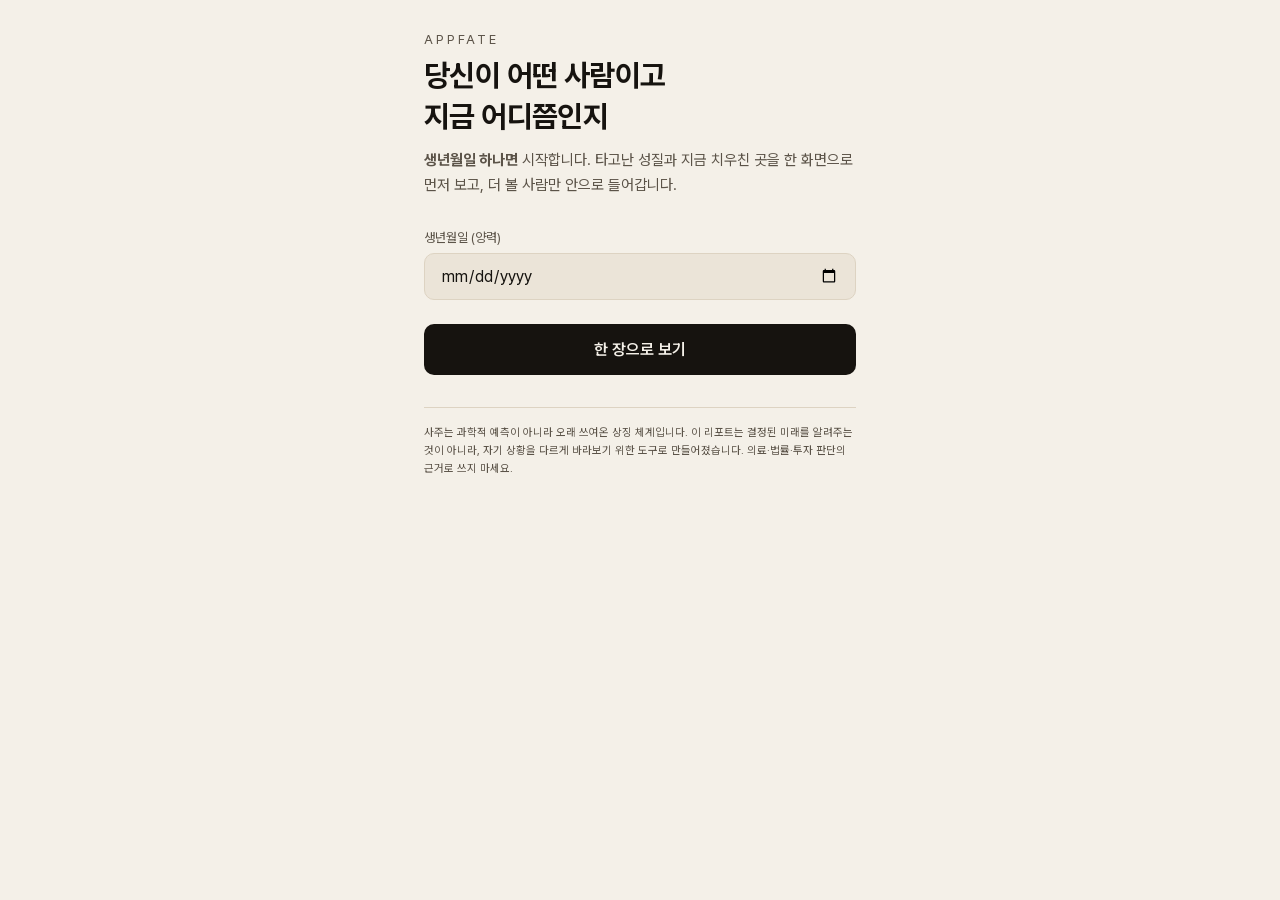
<file: index.html>
<!DOCTYPE html><!--GvSSei__V0WjhlG8z1Jg0--><html lang="ko"><head><meta charSet="utf-8"/><meta name="viewport" content="width=device-width, initial-scale=1"/><link rel="stylesheet" href="/_next/static/css/42010615ab11380f.css" data-precedence="next"/><link rel="preload" as="script" fetchPriority="low" href="/_next/static/chunks/webpack-228d0a34a7e6e9b6.js"/><script src="/_next/static/chunks/3e233a70-225811ab795770fb.js" async=""></script><script src="/_next/static/chunks/342-36321e200bce692f.js" async=""></script><script src="/_next/static/chunks/main-app-82ea4c746180192b.js" async=""></script><script src="/_next/static/chunks/app/page-060d2f384f731e79.js" async=""></script><title>appFate — 나를 읽는 카드</title><meta name="description" content="생년월일·시각·출생지로 사주 원국을 세우고, 타고난 것과 10년 단위로 흐르는 구간을 카드로 펼칩니다. 그렇게 판단한 계산 근거까지 같이 봅니다."/><meta property="og:title" content="appFate — 나를 읽는 카드"/><meta property="og:description" content="생년월일·시각·출생지로 사주 원국을 세우고, 타고난 것과 10년 단위로 흐르는 구간을 카드로 펼칩니다. 그렇게 판단한 계산 근거까지 같이 봅니다."/><meta property="og:site_name" content="appFate"/><meta property="og:locale" content="ko_KR"/><meta property="og:type" content="website"/><meta name="twitter:card" content="summary"/><meta name="twitter:title" content="appFate — 나를 읽는 카드"/><meta name="twitter:description" content="생년월일·시각·출생지로 사주 원국을 세우고, 타고난 것과 10년 단위로 흐르는 구간을 카드로 펼칩니다. 그렇게 판단한 계산 근거까지 같이 봅니다."/><script src="/_next/static/chunks/polyfills-42372ed130431b0a.js" noModule=""></script></head><body><div hidden=""><!--$--><!--/$--></div><main class="wrap"><div class="brand">appFate</div><h1 class="title">당신이 어떤 사람이고<br/>지금 어디쯤인지</h1><p class="lede"><b>생년월일 하나면</b> 시작합니다. 타고난 성질과 지금 치우친 곳을 한 화면으로 먼저 보고, 더 볼 사람만 안으로 들어갑니다.</p><form><label>생년월일 (양력)<input type="date" min="1900-01-01" max="2100-12-31" required="" value=""/></label><button class="primary" type="submit">한 장으로 보기</button></form><p class="disclaimer">사주는 과학적 예측이 아니라 오래 쓰여온 상징 체계입니다. 이 리포트는 결정된 미래를 알려주는 것이 아니라, 자기 상황을 다르게 바라보기 위한 도구로 만들어졌습니다. 의료·법률·투자 판단의 근거로 쓰지 마세요.</p></main><!--$--><!--/$--><script src="/_next/static/chunks/webpack-228d0a34a7e6e9b6.js" id="_R_" async=""></script><script>(self.__next_f=self.__next_f||[]).push([0])</script><script>self.__next_f.push([1,"1:\"$Sreact.fragment\"\n2:I[8769,[],\"\"]\n3:I[8725,[],\"\"]\n4:I[7544,[],\"ClientPageRoot\"]\n5:I[4320,[\"974\",\"static/chunks/app/page-060d2f384f731e79.js\"],\"default\"]\n8:I[8100,[],\"OutletBoundary\"]\na:I[9149,[],\"AsyncMetadataOutlet\"]\nc:I[8100,[],\"ViewportBoundary\"]\ne:I[8100,[],\"MetadataBoundary\"]\nf:\"$Sreact.suspense\"\n11:I[8803,[],\"\"]\n:HL[\"/_next/static/css/42010615ab11380f.css\",\"style\"]\n"])</script><script>self.__next_f.push([1,"0:{\"P\":null,\"b\":\"GvSSei-_V0WjhlG8z1Jg0\",\"p\":\"\",\"c\":[\"\",\"\"],\"i\":false,\"f\":[[[\"\",{\"children\":[\"__PAGE__\",{}]},\"$undefined\",\"$undefined\",true],[\"\",[\"$\",\"$1\",\"c\",{\"children\":[[[\"$\",\"link\",\"0\",{\"rel\":\"stylesheet\",\"href\":\"/_next/static/css/42010615ab11380f.css\",\"precedence\":\"next\",\"crossOrigin\":\"$undefined\",\"nonce\":\"$undefined\"}]],[\"$\",\"html\",null,{\"lang\":\"ko\",\"children\":[\"$\",\"body\",null,{\"children\":[\"$\",\"$L2\",null,{\"parallelRouterKey\":\"children\",\"error\":\"$undefined\",\"errorStyles\":\"$undefined\",\"errorScripts\":\"$undefined\",\"template\":[\"$\",\"$L3\",null,{}],\"templateStyles\":\"$undefined\",\"templateScripts\":\"$undefined\",\"notFound\":[[[\"$\",\"title\",null,{\"children\":\"404: This page could not be found.\"}],[\"$\",\"div\",null,{\"style\":{\"fontFamily\":\"system-ui,\\\"Segoe UI\\\",Roboto,Helvetica,Arial,sans-serif,\\\"Apple Color Emoji\\\",\\\"Segoe UI Emoji\\\"\",\"height\":\"100vh\",\"textAlign\":\"center\",\"display\":\"flex\",\"flexDirection\":\"column\",\"alignItems\":\"center\",\"justifyContent\":\"center\"},\"children\":[\"$\",\"div\",null,{\"children\":[[\"$\",\"style\",null,{\"dangerouslySetInnerHTML\":{\"__html\":\"body{color:#000;background:#fff;margin:0}.next-error-h1{border-right:1px solid rgba(0,0,0,.3)}@media (prefers-color-scheme:dark){body{color:#fff;background:#000}.next-error-h1{border-right:1px solid rgba(255,255,255,.3)}}\"}}],[\"$\",\"h1\",null,{\"className\":\"next-error-h1\",\"style\":{\"display\":\"inline-block\",\"margin\":\"0 20px 0 0\",\"padding\":\"0 23px 0 0\",\"fontSize\":24,\"fontWeight\":500,\"verticalAlign\":\"top\",\"lineHeight\":\"49px\"},\"children\":404}],[\"$\",\"div\",null,{\"style\":{\"display\":\"inline-block\"},\"children\":[\"$\",\"h2\",null,{\"style\":{\"fontSize\":14,\"fontWeight\":400,\"lineHeight\":\"49px\",\"margin\":0},\"children\":\"This page could not be found.\"}]}]]}]}]],[]],\"forbidden\":\"$undefined\",\"unauthorized\":\"$undefined\"}]}]}]]}],{\"children\":[\"__PAGE__\",[\"$\",\"$1\",\"c\",{\"children\":[[\"$\",\"$L4\",null,{\"Component\":\"$5\",\"searchParams\":{},\"params\":{},\"promises\":[\"$@6\",\"$@7\"]}],null,[\"$\",\"$L8\",null,{\"children\":[\"$L9\",[\"$\",\"$La\",null,{\"promise\":\"$@b\"}]]}]]}],{},null,false]},null,false],[\"$\",\"$1\",\"h\",{\"children\":[null,[[\"$\",\"$Lc\",null,{\"children\":\"$Ld\"}],null],[\"$\",\"$Le\",null,{\"children\":[\"$\",\"div\",null,{\"hidden\":true,\"children\":[\"$\",\"$f\",null,{\"fallback\":null,\"children\":\"$L10\"}]}]}]]}],false]],\"m\":\"$undefined\",\"G\":[\"$11\",[]],\"s\":false,\"S\":true}\n"])</script><script>self.__next_f.push([1,"6:{}\n7:\"$0:f:0:1:2:children:1:props:children:0:props:params\"\n"])</script><script>self.__next_f.push([1,"d:[[\"$\",\"meta\",\"0\",{\"charSet\":\"utf-8\"}],[\"$\",\"meta\",\"1\",{\"name\":\"viewport\",\"content\":\"width=device-width, initial-scale=1\"}]]\n9:null\n"])</script><script>self.__next_f.push([1,"b:{\"metadata\":[[\"$\",\"title\",\"0\",{\"children\":\"appFate — 나를 읽는 카드\"}],[\"$\",\"meta\",\"1\",{\"name\":\"description\",\"content\":\"생년월일·시각·출생지로 사주 원국을 세우고, 타고난 것과 10년 단위로 흐르는 구간을 카드로 펼칩니다. 그렇게 판단한 계산 근거까지 같이 봅니다.\"}],[\"$\",\"meta\",\"2\",{\"property\":\"og:title\",\"content\":\"appFate — 나를 읽는 카드\"}],[\"$\",\"meta\",\"3\",{\"property\":\"og:description\",\"content\":\"생년월일·시각·출생지로 사주 원국을 세우고, 타고난 것과 10년 단위로 흐르는 구간을 카드로 펼칩니다. 그렇게 판단한 계산 근거까지 같이 봅니다.\"}],[\"$\",\"meta\",\"4\",{\"property\":\"og:site_name\",\"content\":\"appFate\"}],[\"$\",\"meta\",\"5\",{\"property\":\"og:locale\",\"content\":\"ko_KR\"}],[\"$\",\"meta\",\"6\",{\"property\":\"og:type\",\"content\":\"website\"}],[\"$\",\"meta\",\"7\",{\"name\":\"twitter:card\",\"content\":\"summary\"}],[\"$\",\"meta\",\"8\",{\"name\":\"twitter:title\",\"content\":\"appFate — 나를 읽는 카드\"}],[\"$\",\"meta\",\"9\",{\"name\":\"twitter:description\",\"content\":\"생년월일·시각·출생지로 사주 원국을 세우고, 타고난 것과 10년 단위로 흐르는 구간을 카드로 펼칩니다. 그렇게 판단한 계산 근거까지 같이 봅니다.\"}]],\"error\":null,\"digest\":\"$undefined\"}\n"])</script><script>self.__next_f.push([1,"10:\"$b:metadata\"\n"])</script></body></html>
</file>
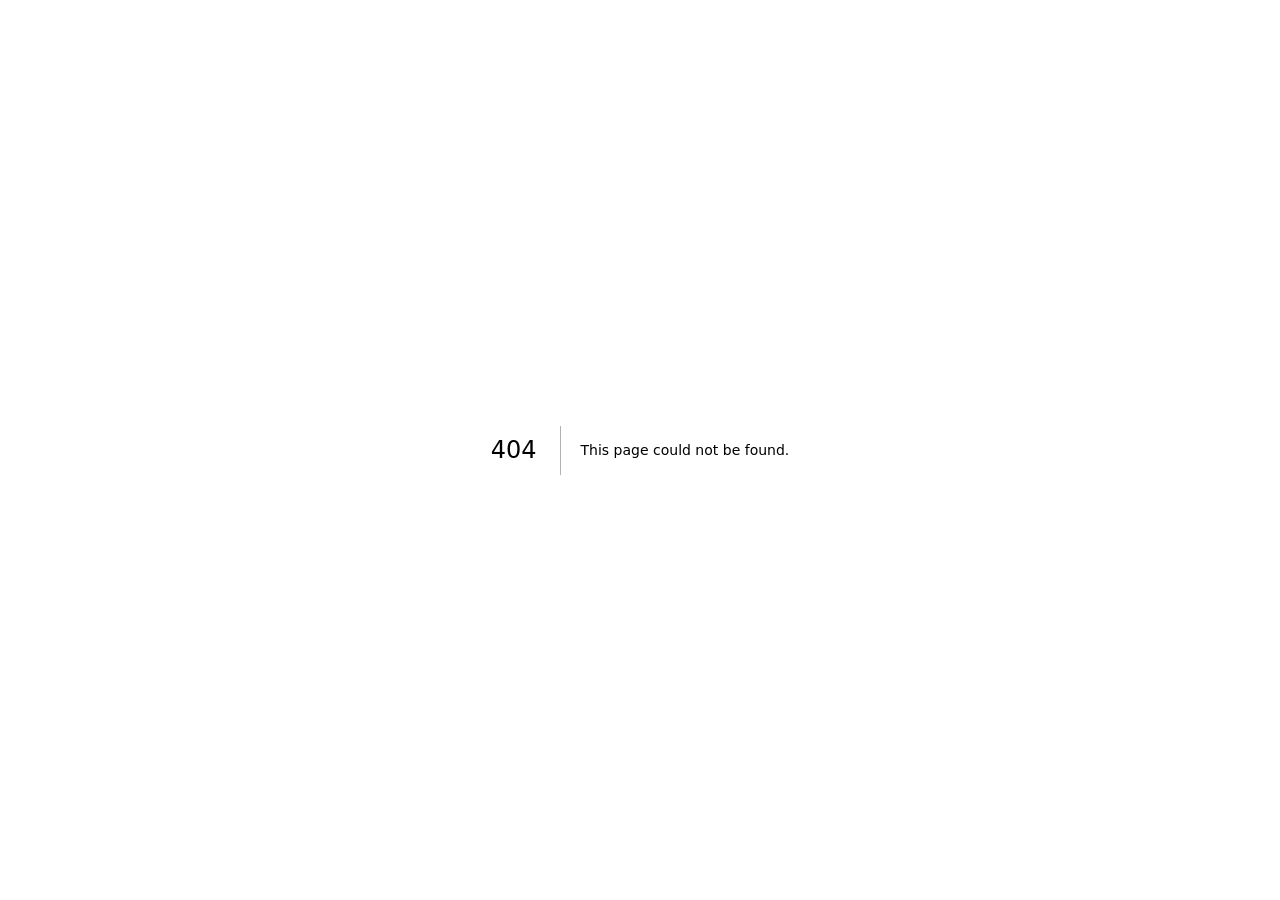
<file: 404/index.html>
<!DOCTYPE html><!--GvSSei__V0WjhlG8z1Jg0--><html lang="ko"><head><meta charSet="utf-8"/><meta name="viewport" content="width=device-width, initial-scale=1"/><link rel="stylesheet" href="/_next/static/css/42010615ab11380f.css" data-precedence="next"/><link rel="preload" as="script" fetchPriority="low" href="/_next/static/chunks/webpack-228d0a34a7e6e9b6.js"/><script src="/_next/static/chunks/3e233a70-225811ab795770fb.js" async=""></script><script src="/_next/static/chunks/342-36321e200bce692f.js" async=""></script><script src="/_next/static/chunks/main-app-82ea4c746180192b.js" async=""></script><meta name="robots" content="noindex"/><title>404: This page could not be found.</title><title>appFate — 나를 읽는 카드</title><meta name="description" content="생년월일·시각·출생지로 사주 원국을 세우고, 타고난 것과 10년 단위로 흐르는 구간을 카드로 펼칩니다. 그렇게 판단한 계산 근거까지 같이 봅니다."/><meta property="og:title" content="appFate — 나를 읽는 카드"/><meta property="og:description" content="생년월일·시각·출생지로 사주 원국을 세우고, 타고난 것과 10년 단위로 흐르는 구간을 카드로 펼칩니다. 그렇게 판단한 계산 근거까지 같이 봅니다."/><meta property="og:site_name" content="appFate"/><meta property="og:locale" content="ko_KR"/><meta property="og:type" content="website"/><meta name="twitter:card" content="summary"/><meta name="twitter:title" content="appFate — 나를 읽는 카드"/><meta name="twitter:description" content="생년월일·시각·출생지로 사주 원국을 세우고, 타고난 것과 10년 단위로 흐르는 구간을 카드로 펼칩니다. 그렇게 판단한 계산 근거까지 같이 봅니다."/><script src="/_next/static/chunks/polyfills-42372ed130431b0a.js" noModule=""></script></head><body><div hidden=""><!--$--><!--/$--></div><div style="font-family:system-ui,&quot;Segoe UI&quot;,Roboto,Helvetica,Arial,sans-serif,&quot;Apple Color Emoji&quot;,&quot;Segoe UI Emoji&quot;;height:100vh;text-align:center;display:flex;flex-direction:column;align-items:center;justify-content:center"><div><style>body{color:#000;background:#fff;margin:0}.next-error-h1{border-right:1px solid rgba(0,0,0,.3)}@media (prefers-color-scheme:dark){body{color:#fff;background:#000}.next-error-h1{border-right:1px solid rgba(255,255,255,.3)}}</style><h1 class="next-error-h1" style="display:inline-block;margin:0 20px 0 0;padding:0 23px 0 0;font-size:24px;font-weight:500;vertical-align:top;line-height:49px">404</h1><div style="display:inline-block"><h2 style="font-size:14px;font-weight:400;line-height:49px;margin:0">This page could not be found.</h2></div></div></div><!--$--><!--/$--><script src="/_next/static/chunks/webpack-228d0a34a7e6e9b6.js" id="_R_" async=""></script><script>(self.__next_f=self.__next_f||[]).push([0])</script><script>self.__next_f.push([1,"1:\"$Sreact.fragment\"\n2:I[8769,[],\"\"]\n3:I[8725,[],\"\"]\n4:I[8100,[],\"OutletBoundary\"]\n6:I[9149,[],\"AsyncMetadataOutlet\"]\n8:I[8100,[],\"ViewportBoundary\"]\na:I[8100,[],\"MetadataBoundary\"]\nb:\"$Sreact.suspense\"\nd:I[8803,[],\"\"]\n:HL[\"/_next/static/css/42010615ab11380f.css\",\"style\"]\n"])</script><script>self.__next_f.push([1,"0:{\"P\":null,\"b\":\"GvSSei-_V0WjhlG8z1Jg0\",\"p\":\"\",\"c\":[\"\",\"_not-found\",\"\"],\"i\":false,\"f\":[[[\"\",{\"children\":[\"/_not-found\",{\"children\":[\"__PAGE__\",{}]}]},\"$undefined\",\"$undefined\",true],[\"\",[\"$\",\"$1\",\"c\",{\"children\":[[[\"$\",\"link\",\"0\",{\"rel\":\"stylesheet\",\"href\":\"/_next/static/css/42010615ab11380f.css\",\"precedence\":\"next\",\"crossOrigin\":\"$undefined\",\"nonce\":\"$undefined\"}]],[\"$\",\"html\",null,{\"lang\":\"ko\",\"children\":[\"$\",\"body\",null,{\"children\":[\"$\",\"$L2\",null,{\"parallelRouterKey\":\"children\",\"error\":\"$undefined\",\"errorStyles\":\"$undefined\",\"errorScripts\":\"$undefined\",\"template\":[\"$\",\"$L3\",null,{}],\"templateStyles\":\"$undefined\",\"templateScripts\":\"$undefined\",\"notFound\":\"$undefined\",\"forbidden\":\"$undefined\",\"unauthorized\":\"$undefined\"}]}]}]]}],{\"children\":[\"/_not-found\",[\"$\",\"$1\",\"c\",{\"children\":[null,[\"$\",\"$L2\",null,{\"parallelRouterKey\":\"children\",\"error\":\"$undefined\",\"errorStyles\":\"$undefined\",\"errorScripts\":\"$undefined\",\"template\":[\"$\",\"$L3\",null,{}],\"templateStyles\":\"$undefined\",\"templateScripts\":\"$undefined\",\"notFound\":\"$undefined\",\"forbidden\":\"$undefined\",\"unauthorized\":\"$undefined\"}]]}],{\"children\":[\"__PAGE__\",[\"$\",\"$1\",\"c\",{\"children\":[[[\"$\",\"title\",null,{\"children\":\"404: This page could not be found.\"}],[\"$\",\"div\",null,{\"style\":{\"fontFamily\":\"system-ui,\\\"Segoe UI\\\",Roboto,Helvetica,Arial,sans-serif,\\\"Apple Color Emoji\\\",\\\"Segoe UI Emoji\\\"\",\"height\":\"100vh\",\"textAlign\":\"center\",\"display\":\"flex\",\"flexDirection\":\"column\",\"alignItems\":\"center\",\"justifyContent\":\"center\"},\"children\":[\"$\",\"div\",null,{\"children\":[[\"$\",\"style\",null,{\"dangerouslySetInnerHTML\":{\"__html\":\"body{color:#000;background:#fff;margin:0}.next-error-h1{border-right:1px solid rgba(0,0,0,.3)}@media (prefers-color-scheme:dark){body{color:#fff;background:#000}.next-error-h1{border-right:1px solid rgba(255,255,255,.3)}}\"}}],[\"$\",\"h1\",null,{\"className\":\"next-error-h1\",\"style\":{\"display\":\"inline-block\",\"margin\":\"0 20px 0 0\",\"padding\":\"0 23px 0 0\",\"fontSize\":24,\"fontWeight\":500,\"verticalAlign\":\"top\",\"lineHeight\":\"49px\"},\"children\":404}],[\"$\",\"div\",null,{\"style\":{\"display\":\"inline-block\"},\"children\":[\"$\",\"h2\",null,{\"style\":{\"fontSize\":14,\"fontWeight\":400,\"lineHeight\":\"49px\",\"margin\":0},\"children\":\"This page could not be found.\"}]}]]}]}]],null,[\"$\",\"$L4\",null,{\"children\":[\"$L5\",[\"$\",\"$L6\",null,{\"promise\":\"$@7\"}]]}]]}],{},null,false]},null,false]},null,false],[\"$\",\"$1\",\"h\",{\"children\":[[\"$\",\"meta\",null,{\"name\":\"robots\",\"content\":\"noindex\"}],[[\"$\",\"$L8\",null,{\"children\":\"$L9\"}],null],[\"$\",\"$La\",null,{\"children\":[\"$\",\"div\",null,{\"hidden\":true,\"children\":[\"$\",\"$b\",null,{\"fallback\":null,\"children\":\"$Lc\"}]}]}]]}],false]],\"m\":\"$undefined\",\"G\":[\"$d\",[]],\"s\":false,\"S\":true}\n"])</script><script>self.__next_f.push([1,"9:[[\"$\",\"meta\",\"0\",{\"charSet\":\"utf-8\"}],[\"$\",\"meta\",\"1\",{\"name\":\"viewport\",\"content\":\"width=device-width, initial-scale=1\"}]]\n5:null\n"])</script><script>self.__next_f.push([1,"7:{\"metadata\":[[\"$\",\"title\",\"0\",{\"children\":\"appFate — 나를 읽는 카드\"}],[\"$\",\"meta\",\"1\",{\"name\":\"description\",\"content\":\"생년월일·시각·출생지로 사주 원국을 세우고, 타고난 것과 10년 단위로 흐르는 구간을 카드로 펼칩니다. 그렇게 판단한 계산 근거까지 같이 봅니다.\"}],[\"$\",\"meta\",\"2\",{\"property\":\"og:title\",\"content\":\"appFate — 나를 읽는 카드\"}],[\"$\",\"meta\",\"3\",{\"property\":\"og:description\",\"content\":\"생년월일·시각·출생지로 사주 원국을 세우고, 타고난 것과 10년 단위로 흐르는 구간을 카드로 펼칩니다. 그렇게 판단한 계산 근거까지 같이 봅니다.\"}],[\"$\",\"meta\",\"4\",{\"property\":\"og:site_name\",\"content\":\"appFate\"}],[\"$\",\"meta\",\"5\",{\"property\":\"og:locale\",\"content\":\"ko_KR\"}],[\"$\",\"meta\",\"6\",{\"property\":\"og:type\",\"content\":\"website\"}],[\"$\",\"meta\",\"7\",{\"name\":\"twitter:card\",\"content\":\"summary\"}],[\"$\",\"meta\",\"8\",{\"name\":\"twitter:title\",\"content\":\"appFate — 나를 읽는 카드\"}],[\"$\",\"meta\",\"9\",{\"name\":\"twitter:description\",\"content\":\"생년월일·시각·출생지로 사주 원국을 세우고, 타고난 것과 10년 단위로 흐르는 구간을 카드로 펼칩니다. 그렇게 판단한 계산 근거까지 같이 봅니다.\"}]],\"error\":null,\"digest\":\"$undefined\"}\n"])</script><script>self.__next_f.push([1,"c:\"$7:metadata\"\n"])</script></body></html>
</file>
<file: _next/static/css/42010615ab11380f.css>
:root{--paper:#f4f0e8;--paper-2:#ebe4d8;--ink:#16130f;--ink-soft:#5b5348;--line:#ddd3c2;--gold:#7d5f22;--gold-soft:#e4d8bd;--accent:#8a5a2b;--tight:#a3441a;--loose:var(--gold);--hold:var(--ink);--warn-line:#b3541e;--warn-fill:color-mix(in srgb,var(--warn-line) 10%,transparent);--warn-edge:color-mix(in srgb,var(--warn-line) 34%,transparent);--el-mok:#5f7a4a;--el-hwa:#b5563a;--el-to:var(--gold);--el-geum:#6f7176;--el-su:#4a6b8a;--fs-micro:7.5px;--fs-cap:11px;--fs-note:12px;--fs-label:13px;--fs-body:15px;--fs-ui:16px;--fs-lead:18px;--fs-h2:24px;--fs-h1:30px;--fs-hero:40px;--fs-poster:52px;--lh-tight:1.2;--lh-head:1.35;--lh-note:1.55;--lh-body:1.65;--sp-1:2px;--sp-2:4px;--sp-3:8px;--sp-4:12px;--sp-5:16px;--sp-6:24px;--sp-7:32px;--sp-8:48px;--sp-9:64px;--r-1:3px;--r-2:8px;--r-3:10px;--r-4:18px;--r-pill:999px;--r-dot:50%;--bd:1px solid var(--line);--bd-em:1.5px;--bd-need:2.5px;--dur-1:120ms;--dur-2:200ms;--ease:cubic-bezier(0.2,0.7,0.3,1);--focus:var(--ink);--focus-w:2px;--focus-off:2px;color-scheme:light}@media (prefers-color-scheme:dark){:root:not([data-theme=light]){--paper:#14120f;--paper-2:#1e1a16;--ink:#f0ebe2;--ink-soft:#a79c8c;--line:#332d26;--gold:#c9a227;--gold-soft:#4a3d1c;--accent:#c9a227;--tight:#d17a4c;--warn-line:#d17a4c;--el-mok:#86a86a;--el-hwa:#d47a55;--el-to:#c9a227;--el-geum:#a8aab0;--el-su:#6b93bd;color-scheme:dark}}*{box-sizing:border-box;margin:0;padding:0}@font-face{font-family:Appfate Sans;src:url(/_next/static/media/appfate-sans.1b9bb73f.woff2) format("woff2");font-weight:400 800;font-style:normal;font-display:swap}body{background:var(--paper);color:var(--ink);font-family:Appfate Sans,Pretendard,-apple-system,BlinkMacSystemFont,Apple SD Gothic Neo,system-ui,sans-serif;-webkit-font-smoothing:antialiased;min-height:100dvh}.wrap{max-width:480px;margin:0 auto;padding:var(--sp-7) var(--sp-6) var(--sp-9)}.brand{font-size:var(--fs-label);letter-spacing:.22em;color:var(--ink-soft);text-transform:uppercase;margin-bottom:var(--sp-3)}.title{font-size:var(--fs-h1);line-height:var(--lh-head);font-weight:700;letter-spacing:-.02em;margin-bottom:var(--sp-4)}.lede{color:var(--ink-soft);font-size:var(--fs-body);line-height:var(--lh-body);margin-bottom:var(--sp-7)}form{grid-gap:var(--sp-5);gap:var(--sp-5)}form,label{display:grid}label{grid-gap:var(--sp-3);gap:var(--sp-3);font-size:var(--fs-label);color:var(--ink-soft)}input,select{font:inherit;font-size:var(--fs-ui);padding:var(--sp-4) var(--sp-5);border:var(--bd);border-radius:var(--r-3);background:var(--paper-2);color:var(--ink);width:100%}.row{display:grid;grid-template-columns:1fr 1fr;grid-gap:var(--sp-4);gap:var(--sp-4)}button.primary{font:inherit;font-size:var(--fs-ui);font-weight:600;padding:var(--sp-5);border:0;border-radius:var(--r-3);background:var(--ink);color:var(--paper);cursor:pointer;margin-top:var(--sp-3)}button.primary:active{transform:translateY(1px)}.hint{font-size:var(--fs-note);color:var(--ink-soft);line-height:var(--lh-note)}.deck{position:relative;margin-top:var(--sp-3)}.chips{margin-bottom:var(--sp-3)}.chip,.chips{display:flex;gap:var(--sp-3)}.chip{flex:1 1;align-items:center;justify-content:center;padding:var(--sp-3);border:var(--bd);border-radius:var(--r-pill);background:transparent;color:var(--ink-soft);font-size:var(--fs-note);font-weight:700;cursor:pointer;white-space:nowrap}.chip.on{border-color:var(--gold);color:var(--gold)}.chip-count{font-size:var(--fs-cap);font-feature-settings:"tnum";font-variant-numeric:tabular-nums;opacity:.7}.chip-note{font-size:var(--fs-note);color:var(--ink-soft);margin-bottom:var(--sp-4)}.card{background:var(--paper-2);border:var(--bd);border-radius:var(--r-4);padding:var(--sp-7) var(--sp-6) var(--sp-6);min-height:430px;display:flex;flex-direction:column}.card.next{opacity:.9}.card .kicker{font-size:var(--fs-cap);letter-spacing:.2em;color:var(--ink-soft);text-transform:uppercase;margin-bottom:var(--sp-6)}.card .headline{font-size:var(--fs-h1);line-height:var(--lh-head);font-weight:700;letter-spacing:-.02em;margin-bottom:var(--sp-6);word-break:keep-all}.card.data .headline{letter-spacing:.12em;font-weight:600}.card .body{font-size:var(--fs-body);color:var(--ink);white-space:pre-wrap;word-break:keep-all;flex:1 1}.card .basis,.card .body{line-height:var(--lh-body)}.card .basis{margin-top:var(--sp-6);padding-top:var(--sp-5);border-top:var(--bd);font-size:var(--fs-note);color:var(--ink-soft);font-feature-settings:"tnum";font-variant-numeric:tabular-nums}.nav{align-items:center;justify-content:space-between;margin-top:var(--sp-5)}.dots,.nav{display:flex}.dots{gap:var(--sp-3)}.dot{width:6px;height:6px;border-radius:var(--r-dot);background:var(--line)}.dot.on{background:var(--ink)}.nav button{font:inherit;font-size:var(--fs-body);padding:var(--sp-3) var(--sp-5);border:var(--bd);border-radius:var(--r-2);background:transparent;color:var(--ink);cursor:pointer}.nav button:disabled{opacity:.3;cursor:default}.restart{margin-top:var(--sp-6);text-align:center}.restart button{font:inherit;font-size:var(--fs-label);background:none;border:0;color:var(--ink-soft);text-decoration:underline;cursor:pointer}.disclaimer{margin-top:var(--sp-7);font-size:var(--fs-cap);color:var(--ink-soft);border-top:var(--bd);padding-top:var(--sp-5)}.disclaimer,.err{line-height:var(--lh-body)}.err{background:var(--warn-fill);border:1px solid var(--warn-edge);color:var(--ink);padding:var(--sp-4) var(--sp-5);border-radius:var(--r-2);font-size:var(--fs-body)}.share{margin-top:var(--sp-5);display:grid;grid-template-columns:1fr 1fr;grid-gap:var(--sp-4);gap:var(--sp-4)}.share-note{margin-top:var(--sp-4)}.share-btn{font:inherit;font-size:var(--fs-body);font-weight:600;width:100%;padding:var(--sp-5);border:1px solid var(--gold);border-radius:var(--r-3);background:transparent;color:var(--gold);cursor:pointer}.share-btn:active{transform:translateY(1px)}.share-btn{position:relative}.card .headline{white-space:pre-line}.card mark{background:linear-gradient(to top,color-mix(in srgb,var(--gold) 34%,transparent) 42%,transparent 42%);color:inherit;padding:0 var(--sp-1);border-radius:var(--r-1)}.card.profile{border-color:var(--gold)}.card.profile .headline{font-size:var(--fs-hero);line-height:var(--lh-tight)}.card.profile mark{background:none;color:var(--gold)}.card.now{border-color:var(--gold)}.card.now .headline{font-size:var(--fs-h1);line-height:var(--lh-head)}.card.condition{border-color:var(--warn-line)}.card.next{border-style:dashed}.card.fields .headline,.card.next .headline,.card.skills .headline,.card.stats .headline,.card.timeline .headline,.card.year .headline{font-size:var(--fs-h2)}.card.data .headline{font-size:var(--fs-h1);letter-spacing:.04em}.blocks{display:grid;grid-gap:var(--sp-5);gap:var(--sp-5);flex:1 1;align-content:start}.blocks .body{margin:0}.kv{display:grid;grid-gap:var(--sp-5);gap:var(--sp-5)}.kv-head{display:flex;align-items:baseline;justify-content:space-between;gap:var(--sp-4);margin-bottom:var(--sp-2)}.kv-label{font-size:var(--fs-body);font-weight:700;letter-spacing:-.01em}.kv-value{font-size:var(--fs-label);font-weight:700;font-feature-settings:"tnum";font-variant-numeric:tabular-nums;white-space:nowrap}.kv-note{font-size:var(--fs-label);line-height:var(--lh-body);color:var(--ink-soft);word-break:keep-all;margin:0}.sig-good{color:var(--loose)}.sig-bad{color:var(--tight)}.sig-flat{color:var(--hold);opacity:.72}.gauges{grid-gap:var(--sp-4)}.gauge,.gauges{display:grid;gap:var(--sp-4)}.gauge{grid-template-columns:44px 1fr;align-items:center;grid-gap:var(--sp-4)}.gauge-label{font-size:var(--fs-label);font-weight:700}.gauge-track{height:8px;border-radius:var(--r-1);background:var(--line);overflow:hidden}.gauge-fill{height:100%;border-radius:var(--r-1);background:currentColor}.gauge-caption{grid-column:2;font-size:var(--fs-cap);color:var(--ink-soft);margin-top:calc(var(--sp-2) * -1)}.track{display:grid;grid-gap:var(--sp-3);gap:var(--sp-3)}.track-row{display:grid;grid-template-columns:62px minmax(0,1fr) 118px;align-items:center;grid-gap:var(--sp-3) var(--sp-4);gap:var(--sp-3) var(--sp-4);font-size:var(--fs-note);color:var(--ink-soft)}.track-row.on{color:var(--gold);font-weight:700}.track-head{font-feature-settings:"tnum";font-variant-numeric:tabular-nums}.track-sub{font-size:var(--fs-cap);opacity:.8}.track-meter{grid-column:3;grid-row:1/span 2;align-self:center;position:relative;height:11px;border-radius:var(--r-1);background:var(--line)}.track-meter:before{content:"";position:absolute;left:50%;top:-3px;bottom:-3px;width:2px;margin-left:calc(var(--sp-1) / -2);background:var(--ink);opacity:.55;z-index:1}.track-bar{position:absolute;top:0;height:100%;border-radius:var(--r-1);min-width:2px}.track-bar.up{background:var(--gold)}.track-bar.down{background:var(--tight)}.track-note{grid-column:2;font-size:var(--fs-cap);opacity:.85;overflow:hidden;text-overflow:ellipsis;white-space:nowrap}.terms{display:grid;grid-gap:var(--sp-4);gap:var(--sp-4);margin:0}.terms .term{display:grid;grid-gap:var(--sp-2);gap:var(--sp-2)}.terms dt{font-size:var(--fs-label);font-weight:700;color:var(--gold)}.term-hanja{font-size:var(--fs-cap);color:var(--ink-soft);font-weight:400;margin-left:var(--sp-3)}.terms dd{margin:0;font-size:var(--fs-note);line-height:var(--lh-body);color:var(--ink-soft);word-break:keep-all}.reveal{border:1px dashed var(--line);border-radius:var(--r-3);padding:var(--sp-4);background:color-mix(in srgb,var(--gold) 5%,transparent)}.reveal>summary{cursor:pointer;list-style:none;font-size:var(--fs-note);font-weight:700;color:var(--gold);display:flex;align-items:center;gap:var(--sp-3);-webkit-user-select:none;-moz-user-select:none;user-select:none}.reveal>summary::-webkit-details-marker{display:none}.reveal>summary:before{content:"▸";font-size:var(--fs-cap);transition:transform var(--dur-2) var(--ease)}.reveal[open]>summary:before{transform:rotate(90deg)}.reveal[open]>summary{margin-bottom:var(--sp-3)}.reveal>.body{font-size:var(--fs-body)}.reveal:not(.row){border-style:solid;border-color:color-mix(in srgb,var(--gold) 45%,transparent);padding:var(--sp-4) var(--sp-5)}.reveal:not(.row)>summary{font-size:var(--fs-label)}.reveal.row{margin:var(--sp-3) 0 0 var(--sp-4);padding:0 0 0 var(--sp-4);border:none;border-left:2px solid color-mix(in srgb,var(--gold) 35%,transparent);border-radius:0;background:none}.reveal.row>summary{font-size:var(--fs-cap);opacity:.85}.reveal.row[open]>summary{margin-bottom:var(--sp-2)}.reveal.row>.body{font-size:var(--fs-label);color:var(--ink)}.reveal.why>summary{color:var(--ink-soft)}.chain{margin:0;padding-left:var(--sp-5);display:grid;grid-gap:var(--sp-3);gap:var(--sp-3)}.chain li{font-size:var(--fs-note);line-height:var(--lh-body);color:var(--ink-soft)}.chain-obs{color:var(--ink)}.chain-obs:after{content:" → ";color:var(--ink-soft)}.chain-then{color:var(--gold);font-feature-settings:"tnum";font-variant-numeric:tabular-nums}.chain-note{margin-top:var(--sp-4);font-size:var(--fs-cap);line-height:var(--lh-body);color:var(--ink-soft);opacity:.85;border-top:1px dotted var(--line);padding-top:var(--sp-3)}.asks{display:grid;grid-gap:var(--sp-3);gap:var(--sp-3)}.reveal.ask>summary{color:var(--ink);font-weight:700}.locked{border:1px dashed var(--line);border-radius:var(--r-3);padding:var(--sp-4) var(--sp-5);background:color-mix(in srgb,var(--ink) 4%,transparent)}.locked-head{font-size:var(--fs-cap);font-weight:700;letter-spacing:.08em;color:var(--ink-soft);margin-bottom:var(--sp-3)}.locked ul{margin:0;padding-left:var(--sp-5);display:grid;grid-gap:var(--sp-3);gap:var(--sp-3)}.locked li{font-size:var(--fs-label);line-height:var(--lh-note);color:var(--ink);opacity:.75}.yijing-entry{margin-top:var(--sp-7)}.yijing-head{font-size:var(--fs-lead);font-weight:800;margin-bottom:var(--sp-3)}.yform,.yijing-entry>.hint{margin-bottom:var(--sp-4)}.yform{display:grid;grid-gap:var(--sp-4);gap:var(--sp-4)}.yform input[type=text]{width:100%;padding:var(--sp-4) var(--sp-5);border:var(--bd);border-radius:var(--r-3);background:var(--paper-2);color:var(--ink);font-size:var(--fs-body)}.yform button:disabled{opacity:.4;cursor:default}.card.yijing{border-color:var(--gold)}.card.yijing .headline{font-size:var(--fs-h2);line-height:var(--lh-head)}.hex{display:grid;grid-gap:var(--sp-3);gap:var(--sp-3);width:96px}.hex-line{display:flex;gap:var(--sp-4);height:12px}.hex-line .bar{flex:1 1;background:var(--ink);border-radius:var(--r-1);opacity:.85}.hex-line.moving .bar{background:var(--gold);opacity:1}.hex-sm{width:60px;gap:var(--sp-2)}.hex-sm .hex-line{height:8px;gap:var(--sp-3)}.hex-stage{display:flex;gap:var(--sp-6);align-items:flex-start}.hex-block{display:grid;grid-gap:var(--sp-3);gap:var(--sp-3);justify-items:start}.hex-title{font-weight:700;letter-spacing:.06em}.hex-caption,.hex-title{font-size:var(--fs-note);color:var(--ink-soft)}.hex-caption{display:grid;grid-gap:var(--sp-1);gap:var(--sp-1)}.hex-caption em{font-style:normal;opacity:.6;margin-left:var(--sp-2)}.hex-note{font-size:var(--fs-note);color:var(--gold);font-weight:700}.hex-phase{flex:1 1;display:grid;grid-gap:var(--sp-3);gap:var(--sp-3);align-content:start}.phase-big{font-size:var(--fs-h1);font-weight:800;letter-spacing:-.01em}.derived-grid{display:grid;grid-template-columns:repeat(auto-fit,minmax(86px,1fr));grid-gap:var(--sp-4);gap:var(--sp-4)}.derived{border:var(--bd);border-radius:var(--r-3);padding:var(--sp-4);display:grid;grid-gap:var(--sp-3);gap:var(--sp-3);justify-items:start}.derived.front{border-color:var(--gold)}.derived-head{font-size:var(--fs-note);font-weight:700;display:flex;gap:var(--sp-2);align-items:center;flex-wrap:wrap}.derived-head em{font-style:normal;color:var(--ink-soft);font-weight:600}.badge{font-size:var(--fs-cap);font-weight:800;color:var(--gold);border:1px solid var(--gold);border-radius:var(--r-pill);padding:var(--sp-1) var(--sp-3)}.axes{grid-gap:var(--sp-5);gap:var(--sp-5)}.axes,.axis{display:grid}.axis{grid-gap:var(--sp-3);gap:var(--sp-3)}.axis-title{font-size:var(--fs-note);font-weight:700;letter-spacing:.05em;color:var(--ink-soft)}.cycle{display:grid;grid-gap:var(--sp-4);gap:var(--sp-4)}.cyc-grid{display:grid;grid-template-columns:20px repeat(10,minmax(0,1fr));grid-gap:var(--sp-1);gap:var(--sp-1);align-items:stretch}.cyc-corner{display:block}.cyc-head,.cyc-side{display:flex;flex-direction:column;align-items:center;justify-content:center;font-size:var(--fs-cap);line-height:var(--lh-tight);color:var(--ink-soft);font-weight:700}.cyc-head{padding-bottom:var(--sp-2)}.cyc-head em,.cyc-side em{font-style:normal;font-size:var(--fs-micro);font-weight:600;opacity:.75;letter-spacing:-.03em}.cyc-cell{aspect-ratio:3/2;border-radius:var(--r-1);background:var(--line);display:flex;align-items:center;justify-content:center;font-size:clamp(8px,2.2vw,11px);line-height:1;font-weight:800;color:transparent;overflow:hidden}.cyc-cell.void{background:none}.cyc-cell.luck{background:var(--gold-soft);color:var(--ink-soft);font-size:clamp(7px,1.9vw,9.5px);font-weight:700;font-feature-settings:"tnum";font-variant-numeric:tabular-nums}.cyc-cell.natal{background:var(--gold);color:var(--paper);font-size:clamp(8px,2.2vw,11px)}.cyc-cell.flow{box-shadow:inset 0 0 0 var(--bd-em) var(--accent)}.cyc-cell.natal.flow{box-shadow:inset 0 0 0 var(--bd-em) var(--paper-2)}.cyc-legend{display:flex;flex-wrap:wrap;gap:var(--sp-3) var(--sp-5);font-size:var(--fs-cap);color:var(--ink-soft)}.cyc-legend span{display:inline-flex;align-items:center;gap:var(--sp-2)}.swatch{width:11px;height:9px;border-radius:var(--r-1);background:var(--line);display:inline-block}.swatch.natal{background:var(--gold)}.swatch.flow{background:var(--line);box-shadow:inset 0 0 0 var(--bd-em) var(--accent)}.swatch.luck{background:var(--gold-soft)}.swatch.void{background:none;border:1px dashed var(--line)}.poster{border:var(--bd);border-radius:var(--r-4);background:var(--paper-2);padding:var(--sp-7) var(--sp-6) var(--sp-6);display:grid;grid-template-columns:minmax(0,1fr);grid-gap:var(--sp-3);gap:var(--sp-3);justify-items:center;text-align:center}.poster-kicker{font-size:var(--fs-cap);letter-spacing:.2em;color:var(--ink-soft);text-transform:uppercase}.poster-name{font-size:var(--fs-poster);font-weight:800;letter-spacing:-.03em;color:var(--gold);line-height:var(--lh-tight);margin-top:var(--sp-3)}.poster-law{font-size:var(--fs-ui);line-height:var(--lh-body);color:var(--ink);word-break:keep-all;max-width:20em;margin-top:var(--sp-2)}.wheel{width:100%;max-width:320px;height:auto;margin:var(--sp-4) 0 var(--sp-2)}.wheel .el-ring{fill:none;stroke:var(--line);stroke-width:1.5}.wheel .el-fill{fill:var(--el-to)}.wheel .el-mok .el-fill{fill:var(--el-mok)}.wheel .el-hwa .el-fill{fill:var(--el-hwa)}.wheel .el-to .el-fill{fill:var(--el-to)}.wheel .el-geum .el-fill{fill:var(--el-geum)}.wheel .el-su .el-fill{fill:var(--el-su)}.wheel .el-label{font-size:var(--fs-label);font-weight:700;fill:var(--ink-soft);font-feature-settings:"tnum";font-variant-numeric:tabular-nums}.wheel .need .el-ring{stroke:var(--gold);stroke-width:var(--bd-need)}.wheel .need .el-label{fill:var(--gold)}.poster-lines{width:100%;display:grid;grid-gap:var(--sp-5);gap:var(--sp-5);margin-top:var(--sp-5);text-align:left;border-top:var(--bd);padding-top:var(--sp-5)}.poster-line:nth-child(3){margin-top:calc(var(--sp-6) - var(--sp-5))}.poster-line-head{display:flex;align-items:baseline;justify-content:space-between;gap:var(--sp-4);flex-wrap:wrap}.poster-line-label,.poster-line-value{font-size:var(--fs-body);font-weight:700}.poster-line-value{word-break:keep-all}.poster-missing{padding-top:var(--sp-5);border-top:var(--bd);font-size:var(--fs-label);line-height:var(--lh-body);color:var(--ink-soft);word-break:keep-all}.poster-basis,.poster-missing{width:100%;margin-top:var(--sp-5);text-align:left}.lunar-ask{margin-top:var(--sp-5)}.lunar-alts{display:flex;flex-wrap:wrap;gap:var(--sp-4);margin-top:var(--sp-3)}.lunar-alt{font:inherit;font-size:var(--fs-label);background:none;border:0;padding:0;color:var(--ink);text-decoration:underline;text-underline-offset:3px;cursor:pointer;text-align:left;word-break:keep-all}.lunar-alt:active{transform:translateY(1px)}.doors{display:grid;grid-template-columns:repeat(auto-fit,minmax(152px,1fr));grid-gap:var(--sp-4);gap:var(--sp-4);margin-top:var(--sp-6)}.door{font:inherit;font-size:var(--fs-ui);font-weight:600;display:grid;grid-gap:var(--sp-2);gap:var(--sp-2);justify-items:center;padding:var(--sp-5) var(--sp-4);border:var(--bd);border-radius:var(--r-3);background:transparent;color:var(--ink);cursor:pointer;word-break:keep-all}.door-main{background:var(--ink);color:var(--paper);border-color:var(--ink)}.door-sub{font-size:var(--fs-note);font-weight:400;line-height:var(--lh-note);opacity:.7}.door:active{transform:translateY(1px)}.refine{margin-top:var(--sp-5)}.refine form{margin-top:var(--sp-2)}.refine .row{align-items:end}.refine-hint{align-self:end;padding-bottom:var(--sp-4)}.refine-why{font-size:var(--fs-label);color:var(--ink-soft);margin-top:var(--sp-1)}.deck-back{justify-content:flex-start;margin:0 0 var(--sp-4)}.poster-side{display:contents}@media (min-width:900px){.wrap:has(>.poster-side){max-width:848px;display:grid;grid-template-columns:432px 320px;grid-column-gap:var(--sp-8);column-gap:var(--sp-8);align-items:start}.wrap:has(>.poster-side)>.brand{grid-column:1/-1}.poster-side{display:grid;align-content:start}.poster-side>:first-child{margin-top:0}}:where(button,summary,a,[tabindex]):focus-visible{outline:var(--focus-w) solid var(--focus);outline-offset:var(--focus-off)}input:focus-visible,select:focus-visible{outline:var(--focus-w) solid var(--accent);outline-offset:1px}.reveal>summary:focus-visible{outline-offset:var(--sp-2)}@keyframes card-in-next{0%{opacity:0;transform:translateX(8px)}to{opacity:1;transform:none}}@keyframes card-in-prev{0%{opacity:0;transform:translateX(-8px)}to{opacity:1;transform:none}}.card.enter-next{animation:card-in-next var(--dur-2) var(--ease) both}.card.enter-prev{animation:card-in-prev var(--dur-2) var(--ease) both}@keyframes reveal-in{0%{opacity:0;transform:translateY(-4px)}to{opacity:1;transform:none}}.reveal[open]>:not(summary){animation:reveal-in var(--dur-2) var(--ease) both}@keyframes label-in{0%{opacity:0}to{opacity:1}}@keyframes btn-pulse{0%{opacity:1;transform:scale(1)}to{opacity:0;transform:scale(1.06)}}.share-label{display:block;animation:label-in var(--dur-1) var(--ease) both}.share-label[data-live]:after{content:"";position:absolute;inset:0;border:1px solid var(--gold);border-radius:var(--r-3);pointer-events:none;animation:btn-pulse var(--dur-2) var(--ease) both}@media (prefers-reduced-motion:reduce){*,:after,:before{animation-duration:.01ms!important;transition-duration:.01ms!important}}
</file>
